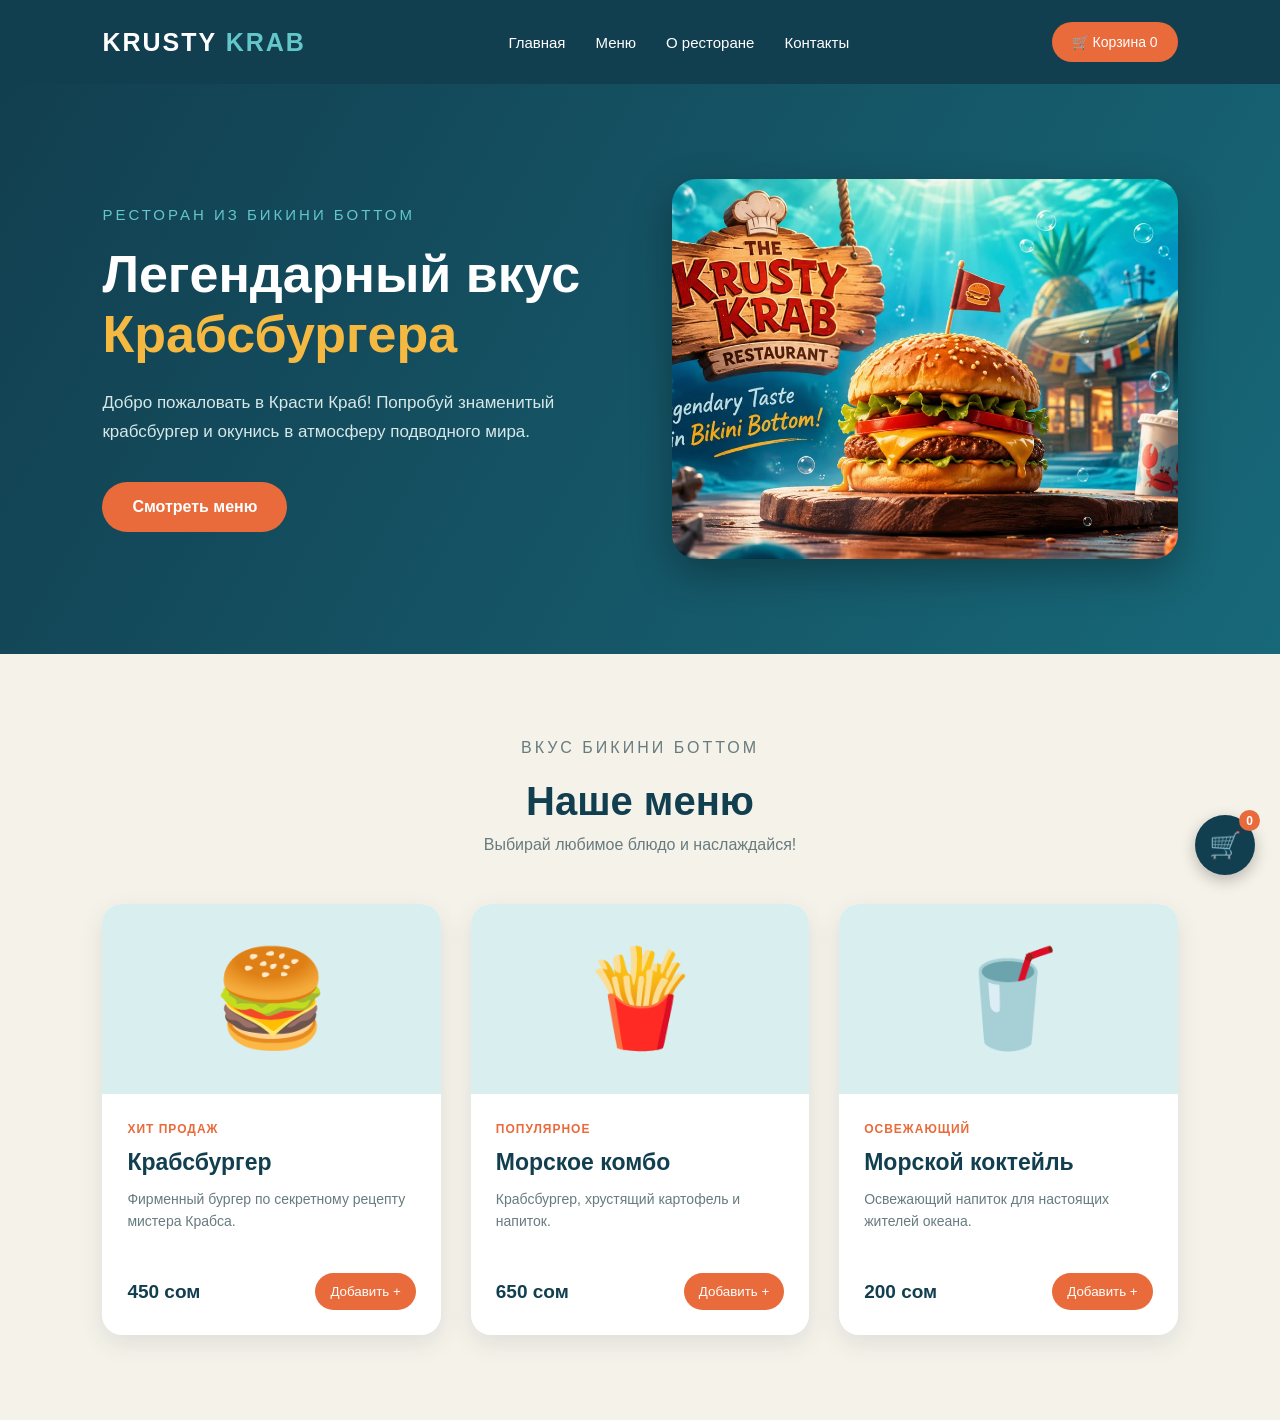
<file: index.html>
<!DOCTYPE html>
<html lang="ru">
<head>
    <meta charset="UTF-8">
    <meta name="viewport" content="width=device-width, initial-scale=1.0">
    <title>Krusty Krab — Ресторан</title>

    <link rel="stylesheet" href="style.css">
</head>

<body>

    <!-- Шапка сайта -->
    <header class="site-header">

        <a href="#home" class="logo">
            KRUSTY <span>KRAB</span>
        </a>

        <nav class="main-nav">
            <a href="#home">Главная</a>
            <a href="#menu">Меню</a>
            <a href="#about">О ресторане</a>
            <a href="#contacts">Контакты</a>
        </nav>

        <a href="#cart-panel" class="cart-link">
           🛒 Корзина <span id="cart-count">0</span>
        </a>

    </header>
<aside class="cart-panel" id="cart-panel">

    <div class="cart-heading">
        <h2>Твоя корзина 🛒</h2>

        <div class="cart-heading-actions">
            <span id="cart-panel-count">0</span>
            <button id="close-cart" class="close-cart">×</button>
        </div>
    </div>

    <div id="cart-items">
        <p class="empty-cart">Пока здесь пусто. Выбери что-нибудь вкусное!</p>
    </div>

    <div class="cart-total">
        <span>Итого:</span>
        <strong id="cart-total">0 сом</strong>
    </div>

    <button id="clear-cart" class="clear-cart">
        Очистить корзину
    </button>

</aside>
    <button id="cart-toggle" class="cart-toggle">
    🛒
    <span id="cart-badge">0</span>
</button>
    <!-- Главный экран -->
    <main>

        <section class="hero" id="home">

            <div class="hero-content">

                <p class="eyebrow">Ресторан из Бикини Боттом</p>

                <h1>
                    Легендарный вкус
                    <span>Крабсбургера</span>
                </h1>

                <p class="hero-description">
                    Добро пожаловать в Красти Краб!
                    Попробуй знаменитый крабсбургер
                    и окунись в атмосферу подводного мира.
                </p>

                <a href="#menu" class="hero-button">
                    Смотреть меню 
                </a>

            </div>

            <div class="hero-visual">
                <img
                    src="WhatsApp Image 2026-11-06 at 10.32.50.jpeg"
                    alt="Крабсбургер ресторана Красти Краб"
                >
            </div>

        </section>
<!-- МЕНЮ РЕСТОРАНА -->
        <section class="menu-section" id="menu">

            <div class="section-heading">
                <p class="eyebrow">Вкус Бикини Боттом</p>
                <h2>Наше меню</h2>
                <p>Выбирай любимое блюдо и наслаждайся!</p>
            </div>

            <div class="menu-cards">

                <!-- Карточка 1 -->
                <div class="menu-card">
                    <div class="food-image">🍔</div>
                    <div class="food-info">
                        <span class="food-category">Хит продаж</span>
                        <h3>Крабсбургер</h3>
                        <p>Фирменный бургер по секретному рецепту мистера Крабса.</p>
                        <div class="food-bottom">
                            <span class="price">450 сом</span>
                            <button class="add-button">Добавить +</button>
                        </div>
                    </div>
                </div>

                <!-- Карточка 2 -->
                <div class="menu-card">
                    <div class="food-image">🍟</div>
                    <div class="food-info">
                        <span class="food-category">Популярное</span>
                        <h3>Морское комбо</h3>
                        <p>Крабсбургер, хрустящий картофель и напиток.</p>
                        <div class="food-bottom">
                            <span class="price">650 сом</span>
                            <button class="add-button">Добавить +</button>
                        </div>
                    </div>
                </div>

                <!-- Карточка 3 -->
                <div class="menu-card">
                    <div class="food-image">🥤</div>
                    <div class="food-info">
                        <span class="food-category">Освежающий</span>
                        <h3>Морской коктейль</h3>
                        <p>Освежающий напиток для настоящих жителей океана.</p>
                        <div class="food-bottom">
                            <span class="price">200 сом</span>
                            <button class="add-button">Добавить +</button>
                        </div>
                    </div>
                </div>

            </div>

        </section>
    </main>
<script src="script.js"></script>
</body>
</html>
</file>
<file: style.css>
/* ===== ОСНОВНЫЕ НАСТРОЙКИ ===== */

* {
    margin: 0;
    padding: 0;
    box-sizing: border-box;
}

html {
    scroll-behavior: smooth;
}

body {
    font-family: Arial, sans-serif;
    background-color: #f5f2e9;
    color: #123f50;
}

/* ===== ШАПКА САЙТА ===== */

.site-header {
    display: flex;
    align-items: center;
    justify-content: space-between;
    padding: 22px 8%;
    background-color: #123f50;
    gap: 30px;
}

.logo {
    color: #ffffff;
    font-size: 25px;
    font-weight: bold;
    text-decoration: none;
    letter-spacing: 2px;
}

.logo span {
    color: #63c7c9;
}

.main-nav {
    display: flex;
    gap: 30px;
}

.main-nav a {
    color: #ffffff;
    text-decoration: none;
    font-size: 15px;
    transition: color 0.3s;
}

.main-nav a:hover {
    color: #63c7c9;
}

.cart-link {
    background-color: #e96a3a;
    color: white;
    text-decoration: none;
    padding: 12px 20px;
    border-radius: 25px;
    font-size: 14px;
}

.cart-link:hover {
    background-color: #f5b942;
    color: #123f50;
}

/* ===== ГЛАВНЫЙ ЭКРАН ===== */

.hero {
    display: flex;
    align-items: center;
    justify-content: space-between;
    gap: 50px;
    padding: 75px 8%;
    min-height: 570px;
    background: linear-gradient(
        120deg,
        #123f50,
        #176879
    );
    color: white;
}

.hero-content {
    max-width: 520px;
}

.eyebrow {
    color: #63c7c9;
    font-size: 15px;
    text-transform: uppercase;
    letter-spacing: 3px;
    margin-bottom: 22px;
}

.hero-content h1 {
    font-size: 52px;
    line-height: 1.15;
    margin-bottom: 25px;
}

.hero-content h1 span {
    color: #f5b942;
}

.hero-description {
    color: #d6e8e8;
    font-size: 17px;
    line-height: 1.7;
    margin-bottom: 35px;
}

.hero-button {
    display: inline-block;
    background-color: #e96a3a;
    color: white;
    text-decoration: none;
    padding: 16px 30px;
    border-radius: 30px;
    font-size: 16px;
    font-weight: bold;
    transition: 0.3s;
}

.hero-button:hover {
    background-color: #f5b942;
    color: #123f50;
    transform: translateY(-3px);
}

/* ===== ИЗОБРАЖЕНИЕ ===== */

.hero-visual {
    flex: 1;
    max-width: 570px;
}

.hero-visual img {
    display: block;
    width: 100%;
    height: 380px;
    object-fit: cover;
    border-radius: 25px;
    box-shadow: 0 15px 40px rgba(0, 0, 0, 0.3);
}

/* ===== АДАПТАЦИЯ ДЛЯ ТЕЛЕФОНОВ ===== */

@media (max-width: 768px) {

    .site-header {
        flex-direction: column;
        padding: 20px;
    }

    .main-nav {
        flex-wrap: wrap;
        justify-content: center;
        gap: 15px;
    }

    .hero {
        flex-direction: column;
        text-align: center;
        padding: 50px 20px;
    }

    .hero-content h1 {
        font-size: 36px;
    }

    .hero-visual {
        width: 100%;
    }

    .hero-visual img {
        height: auto;
    }
}
/* ===== МЕНЮ РЕСТОРАНА ===== */

.menu-section {
    padding: 85px 8%;
    background-color: #f5f2e9;
}

.section-heading {
    text-align: center;
    margin-bottom: 50px;
}

.section-heading h2 {
    font-size: 40px;
    color: #123f50;
    margin: 12px 0;
}

.section-heading p {
    color: #687b7e;
    font-size: 16px;
}

/* Карточки */

.menu-cards {
    display: grid;
    grid-template-columns: repeat(3, 1fr);
    gap: 30px;
}

.menu-card {
    background-color: white;
    border-radius: 20px;
    overflow: hidden;
    box-shadow: 0 8px 25px rgba(18, 63, 80, 0.1);
    transition: transform 0.3s, box-shadow 0.3s;
}

.menu-card:hover {
    transform: translateY(-8px);
    box-shadow: 0 15px 30px rgba(18, 63, 80, 0.18);
}

.food-image {
    height: 190px;
    display: flex;
    justify-content: center;
    align-items: center;
    font-size: 95px;
    background-color: #d9eeee;
}

.food-info {
    padding: 25px;
}

.food-category {
    color: #e96a3a;
    font-size: 12px;
    font-weight: bold;
    text-transform: uppercase;
    letter-spacing: 1px;
}

.food-info h3 {
    font-size: 23px;
    margin: 12px 0;
    color: #123f50;
}

.food-info p {
    color: #687b7e;
    font-size: 14px;
    line-height: 1.6;
    min-height: 65px;
}

.food-bottom {
    display: flex;
    justify-content: space-between;
    align-items: center;
    gap: 10px;
    margin-top: 20px;
}

.price {
    color: #123f50;
    font-size: 19px;
    font-weight: bold;
}

.add-button {
    background-color: #e96a3a;
    color: white;
    border: none;
    padding: 11px 15px;
    border-radius: 20px;
    cursor: pointer;
    transition: 0.3s;
}

.add-button:hover {
    background-color: #123f50;
}

/* Адаптация меню для телефона */

@media (max-width: 768px) {
    .menu-cards {
        grid-template-columns: 1fr;
    }

    .section-heading h2 {
        font-size: 32px;
    }
}
/* ===== КОРЗИНА ===== */

.cart-panel {
    display: none;
    position: fixed;
    top: 95px;
    right: 5%;
    width: 350px;
    max-width: 90%;
    padding: 25px;
    background: white;
    border-radius: 18px;
    box-shadow: 0 10px 35px rgba(0, 0, 0, 0.2);
    z-index: 1000;
    color: #123f50;
}

.cart-panel.is-open {
    display: block;
}

.cart-heading {
    display: flex;
    justify-content: space-between;
    align-items: center;
    margin-bottom: 20px;
}

.cart-heading h2 {
    font-size: 21px;
}

.cart-heading span {
    background: #e96a3a;
    color: white;
    padding: 6px 12px;
    border-radius: 20px;
}

.cart-item {
    display: flex;
    justify-content: space-between;
    align-items: center;
    gap: 10px;
    padding: 15px 0;
    border-bottom: 1px solid #eeeeee;
}

.cart-item p {
    color: #777777;
    font-size: 13px;
    margin-top: 5px;
}

.quantity-controls {
    display: flex;
    align-items: center;
    gap: 10px;
}

.quantity-controls button {
    width: 28px;
    height: 28px;
    border: none;
    border-radius: 50%;
    background: #63c7c9;
    color: #123f50;
    font-size: 18px;
    cursor: pointer;
}

.cart-total {
    display: flex;
    justify-content: space-between;
    margin-top: 20px;
    padding-top: 15px;
    border-top: 2px solid #eeeeee;
    font-size: 18px;
}

.empty-cart {
    color: #777777;
    font-size: 14px;
}
/* Компактная корзина */
.cart-panel {
    width: 300px;
    max-height: 70vh;
    overflow-y: auto;
    padding: 18px;
    top: 85px;
    right: 20px;
}

/* Кнопки рядом со счётчиком */
.cart-heading-actions {
    display: flex;
    align-items: center;
    gap: 10px;
}

/* Крестик */
.close-cart {
    border: none;
    background: transparent;
    font-size: 25px;
    color: #123f50;
    cursor: pointer;
}

/* Очистка корзины */
.clear-cart {
    width: 100%;
    margin-top: 15px;
    padding: 10px;
    border: none;
    border-radius: 8px;
    background: #e96a3a;
    color: white;
    cursor: pointer;
}
/* Плавающая кнопка корзины */
.cart-toggle {
    position: fixed;
    right: 25px;
    bottom: 25px;
    width: 60px;
    height: 60px;
    border: none;
    border-radius: 50%;
    background: #123f50;
    color: white;
    font-size: 26px;
    cursor: pointer;
    z-index: 1001;
    box-shadow: 0 5px 15px rgba(0,0,0,0.25);
}

/* Счётчик товаров */
#cart-badge {
    position: absolute;
    top: -5px;
    right: -5px;
    background: #e96a3a;
    color: white;
    font-size: 12px;
    font-weight: bold;
    min-width: 21px;
    height: 21px;
    border-radius: 50%;
    display: flex;
    align-items: center;
    justify-content: center;
}

/* Когда корзина открыта, кнопка прячется */
.cart-panel.is-open + .cart-toggle {
    display: none;
}
</file>
